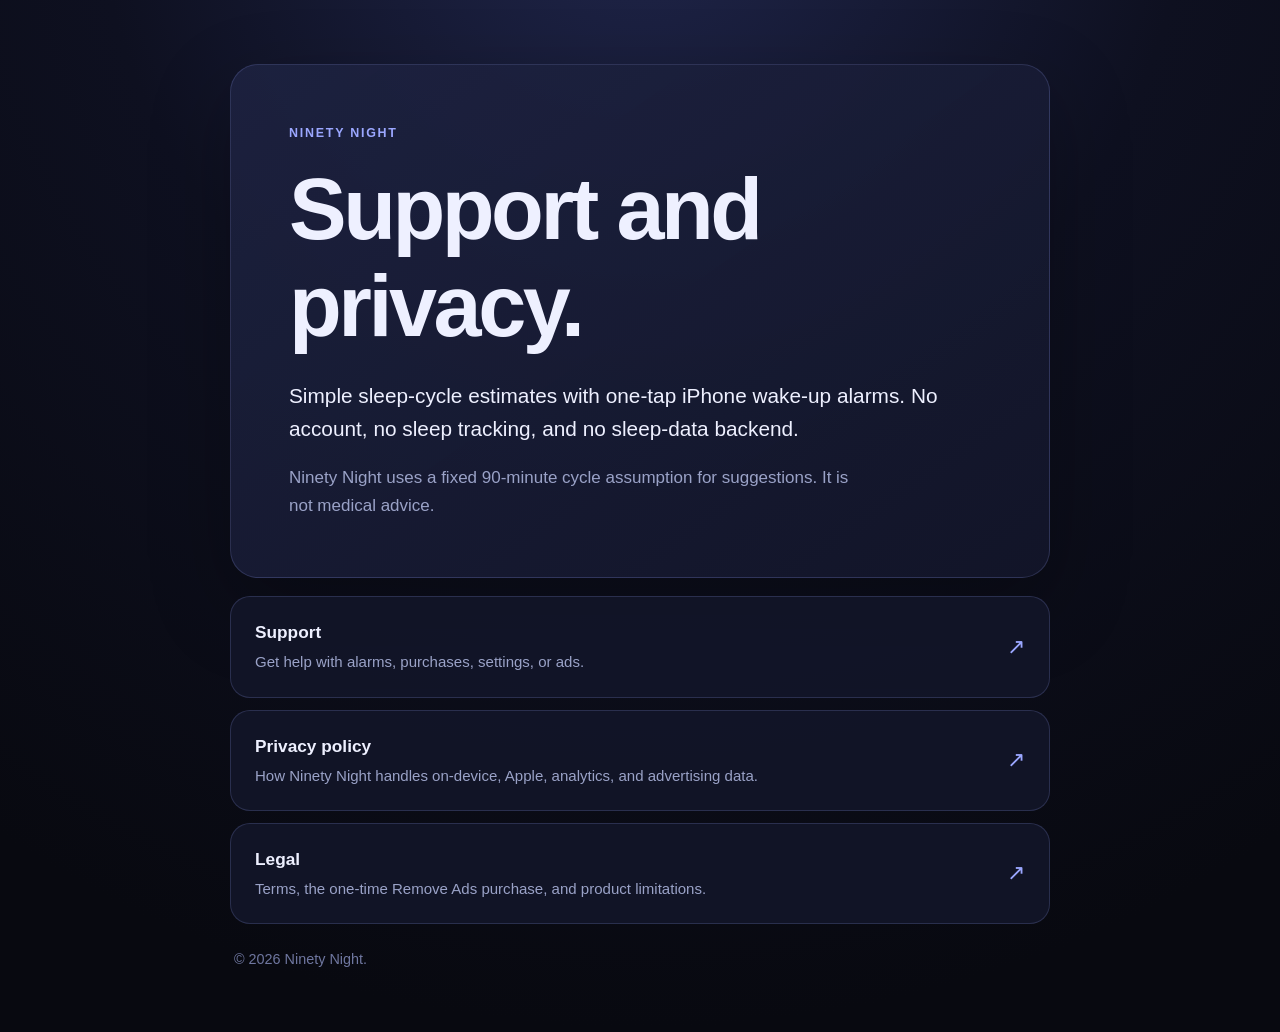
<file: index.html>
<!doctype html>
<html lang="en">
<head>
  <meta charset="utf-8">
  <meta name="viewport" content="width=device-width, initial-scale=1">
  <meta name="theme-color" content="#080910">
  <meta name="description" content="Support, privacy, and legal information for Ninety Night.">
  <title>Ninety Night — Support and privacy</title>
  <link rel="stylesheet" href="styles.css">
</head>
<body>
  <main class="shell">
    <article class="hero">
      <p class="eyebrow">Ninety Night</p>
      <h1>Support and privacy.</h1>
      <p class="lede">Simple sleep-cycle estimates with one-tap iPhone wake-up alarms. No account, no sleep tracking, and no sleep-data backend.</p>
      <p class="muted">Ninety Night uses a fixed 90-minute cycle assumption for suggestions. It is not medical advice.</p>
    </article>

    <nav class="page-links" aria-label="Site links">
      <a class="page-link" href="support/">
        <span class="page-link-copy">
          <strong>Support</strong>
          <span>Get help with alarms, purchases, settings, or ads.</span>
        </span>
        <span class="arrow" aria-hidden="true">↗</span>
      </a>
      <a class="page-link" href="privacy/">
        <span class="page-link-copy">
          <strong>Privacy policy</strong>
          <span>How Ninety Night handles on-device, Apple, analytics, and advertising data.</span>
        </span>
        <span class="arrow" aria-hidden="true">↗</span>
      </a>
      <a class="page-link" href="legal/">
        <span class="page-link-copy">
          <strong>Legal</strong>
          <span>Terms, the one-time Remove Ads purchase, and product limitations.</span>
        </span>
        <span class="arrow" aria-hidden="true">↗</span>
      </a>
    </nav>

    <footer>© 2026 Ninety Night.</footer>
  </main>
</body>
</html>
</file>
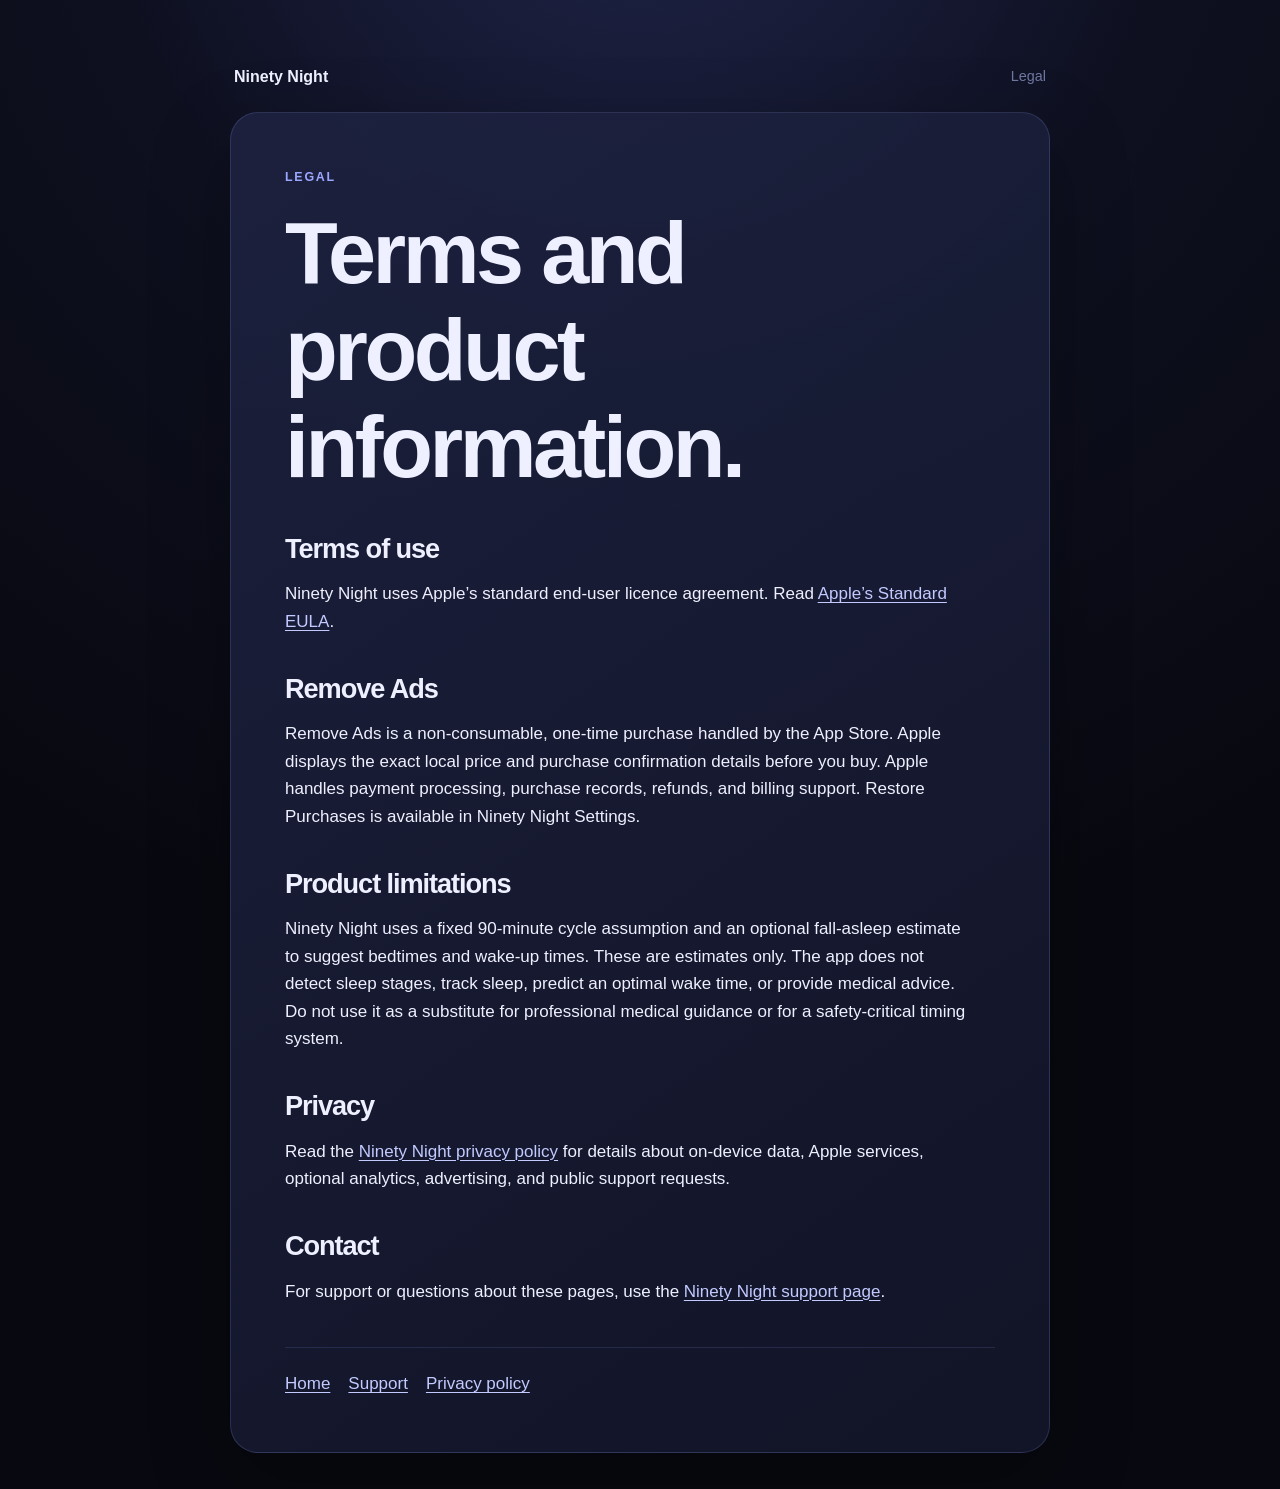
<file: legal/index.html>
<!doctype html>
<html lang="en">
<head>
  <meta charset="utf-8">
  <meta name="viewport" content="width=device-width, initial-scale=1">
  <meta name="theme-color" content="#080910">
  <title>Legal — Ninety Night</title>
  <link rel="stylesheet" href="../styles.css">
</head>
<body>
  <main class="shell">
    <header class="site-header">
      <a class="brand" href="../">Ninety Night</a>
      <span class="current-page">Legal</span>
    </header>

    <article class="prose">
      <p class="eyebrow">Legal</p>
      <h1>Terms and product information.</h1>

      <h2>Terms of use</h2>
      <p>Ninety Night uses Apple’s standard end-user licence agreement. Read <a href="https://www.apple.com/legal/internet-services/itunes/dev/stdeula/">Apple’s Standard EULA</a>.</p>

      <h2>Remove Ads</h2>
      <p>Remove Ads is a non-consumable, one-time purchase handled by the App Store. Apple displays the exact local price and purchase confirmation details before you buy. Apple handles payment processing, purchase records, refunds, and billing support. Restore Purchases is available in Ninety Night Settings.</p>

      <h2>Product limitations</h2>
      <p>Ninety Night uses a fixed 90-minute cycle assumption and an optional fall-asleep estimate to suggest bedtimes and wake-up times. These are estimates only. The app does not detect sleep stages, track sleep, predict an optimal wake time, or provide medical advice. Do not use it as a substitute for professional medical guidance or for a safety-critical timing system.</p>

      <h2>Privacy</h2>
      <p>Read the <a href="../privacy/">Ninety Night privacy policy</a> for details about on-device data, Apple services, optional analytics, advertising, and public support requests.</p>

      <h2>Contact</h2>
      <p>For support or questions about these pages, use the <a href="../support/">Ninety Night support page</a>.</p>

      <nav class="inline-nav" aria-label="Page navigation">
        <a href="../">Home</a>
        <a href="../support/">Support</a>
        <a href="../privacy/">Privacy policy</a>
      </nav>
    </article>
  </main>
</body>
</html>
</file>
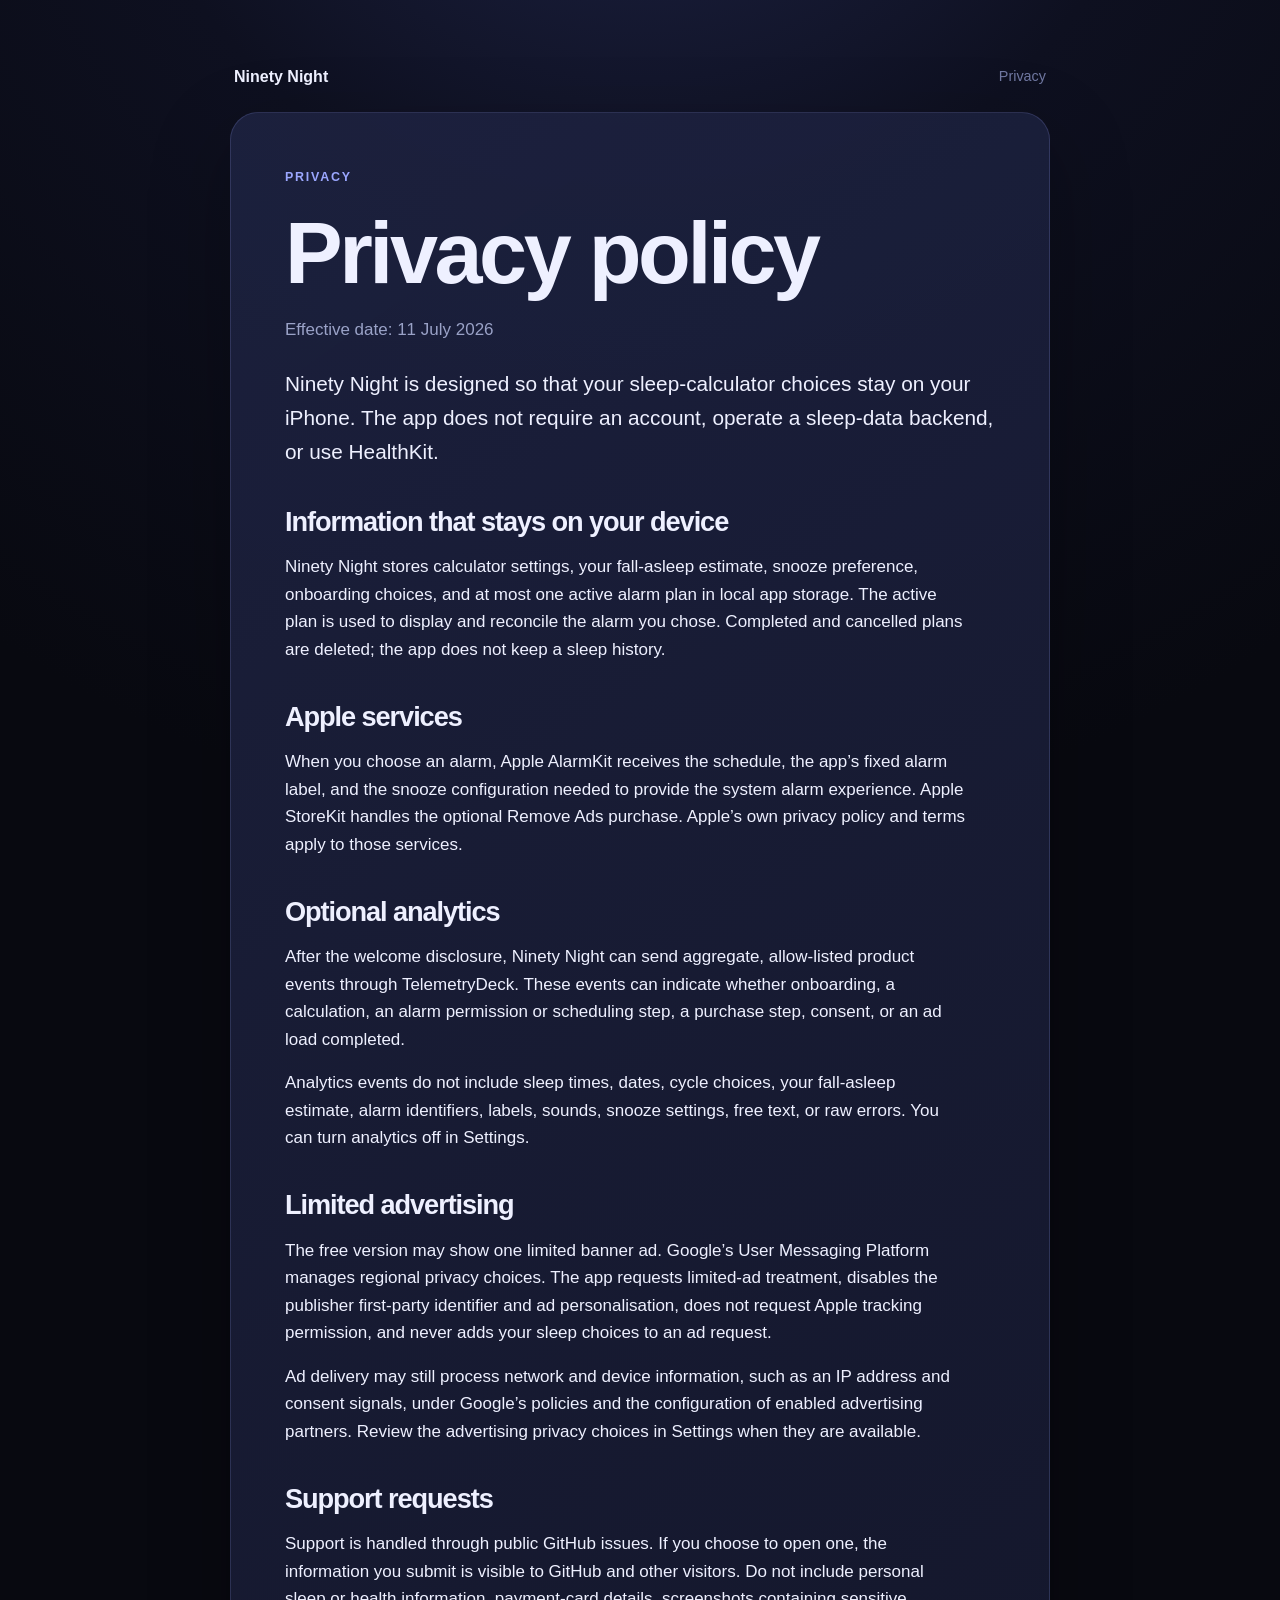
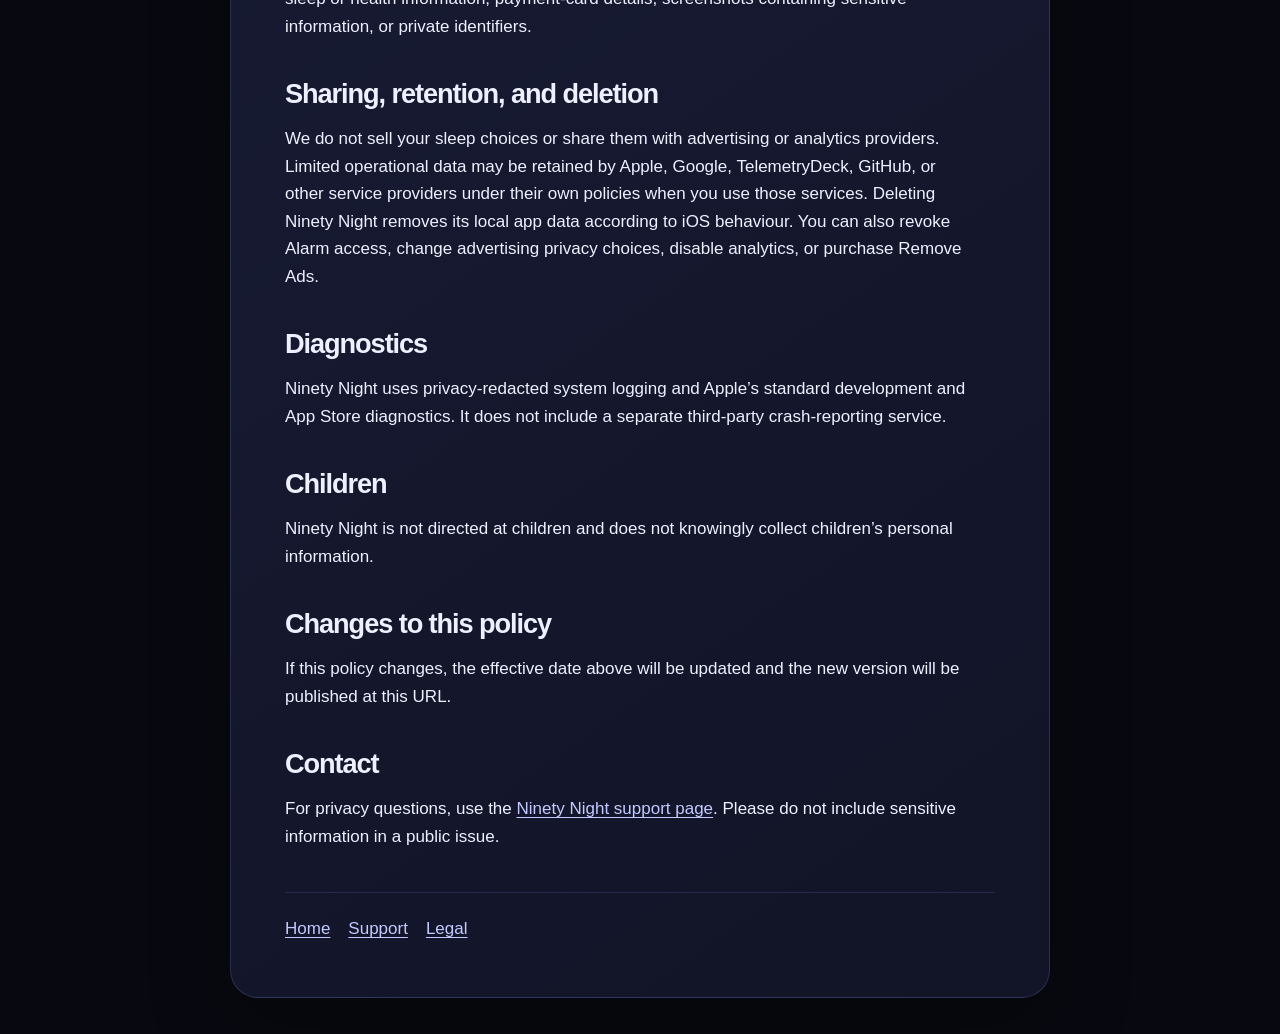
<file: privacy/index.html>
<!doctype html>
<html lang="en">
<head>
  <meta charset="utf-8">
  <meta name="viewport" content="width=device-width, initial-scale=1">
  <meta name="theme-color" content="#080910">
  <title>Privacy policy — Ninety Night</title>
  <link rel="stylesheet" href="../styles.css">
</head>
<body>
  <main class="shell">
    <header class="site-header">
      <a class="brand" href="../">Ninety Night</a>
      <span class="current-page">Privacy</span>
    </header>

    <article class="prose">
      <p class="eyebrow">Privacy</p>
      <h1>Privacy policy</h1>
      <p class="muted">Effective date: 11 July 2026</p>
      <p class="lede">Ninety Night is designed so that your sleep-calculator choices stay on your iPhone. The app does not require an account, operate a sleep-data backend, or use HealthKit.</p>

      <h2>Information that stays on your device</h2>
      <p>Ninety Night stores calculator settings, your fall-asleep estimate, snooze preference, onboarding choices, and at most one active alarm plan in local app storage. The active plan is used to display and reconcile the alarm you chose. Completed and cancelled plans are deleted; the app does not keep a sleep history.</p>

      <h2>Apple services</h2>
      <p>When you choose an alarm, Apple AlarmKit receives the schedule, the app’s fixed alarm label, and the snooze configuration needed to provide the system alarm experience. Apple StoreKit handles the optional Remove Ads purchase. Apple’s own privacy policy and terms apply to those services.</p>

      <h2>Optional analytics</h2>
      <p>After the welcome disclosure, Ninety Night can send aggregate, allow-listed product events through TelemetryDeck. These events can indicate whether onboarding, a calculation, an alarm permission or scheduling step, a purchase step, consent, or an ad load completed.</p>
      <p>Analytics events do not include sleep times, dates, cycle choices, your fall-asleep estimate, alarm identifiers, labels, sounds, snooze settings, free text, or raw errors. You can turn analytics off in Settings.</p>

      <h2>Limited advertising</h2>
      <p>The free version may show one limited banner ad. Google’s User Messaging Platform manages regional privacy choices. The app requests limited-ad treatment, disables the publisher first-party identifier and ad personalisation, does not request Apple tracking permission, and never adds your sleep choices to an ad request.</p>
      <p>Ad delivery may still process network and device information, such as an IP address and consent signals, under Google’s policies and the configuration of enabled advertising partners. Review the advertising privacy choices in Settings when they are available.</p>

      <h2>Support requests</h2>
      <p>Support is handled through public GitHub issues. If you choose to open one, the information you submit is visible to GitHub and other visitors. Do not include personal sleep or health information, payment-card details, screenshots containing sensitive information, or private identifiers.</p>

      <h2>Sharing, retention, and deletion</h2>
      <p>We do not sell your sleep choices or share them with advertising or analytics providers. Limited operational data may be retained by Apple, Google, TelemetryDeck, GitHub, or other service providers under their own policies when you use those services. Deleting Ninety Night removes its local app data according to iOS behaviour. You can also revoke Alarm access, change advertising privacy choices, disable analytics, or purchase Remove Ads.</p>

      <h2>Diagnostics</h2>
      <p>Ninety Night uses privacy-redacted system logging and Apple’s standard development and App Store diagnostics. It does not include a separate third-party crash-reporting service.</p>

      <h2>Children</h2>
      <p>Ninety Night is not directed at children and does not knowingly collect children’s personal information.</p>

      <h2>Changes to this policy</h2>
      <p>If this policy changes, the effective date above will be updated and the new version will be published at this URL.</p>

      <h2>Contact</h2>
      <p>For privacy questions, use the <a href="../support/">Ninety Night support page</a>. Please do not include sensitive information in a public issue.</p>

      <nav class="inline-nav" aria-label="Page navigation">
        <a href="../">Home</a>
        <a href="../support/">Support</a>
        <a href="../legal/">Legal</a>
      </nav>
    </article>
  </main>
</body>
</html>
</file>
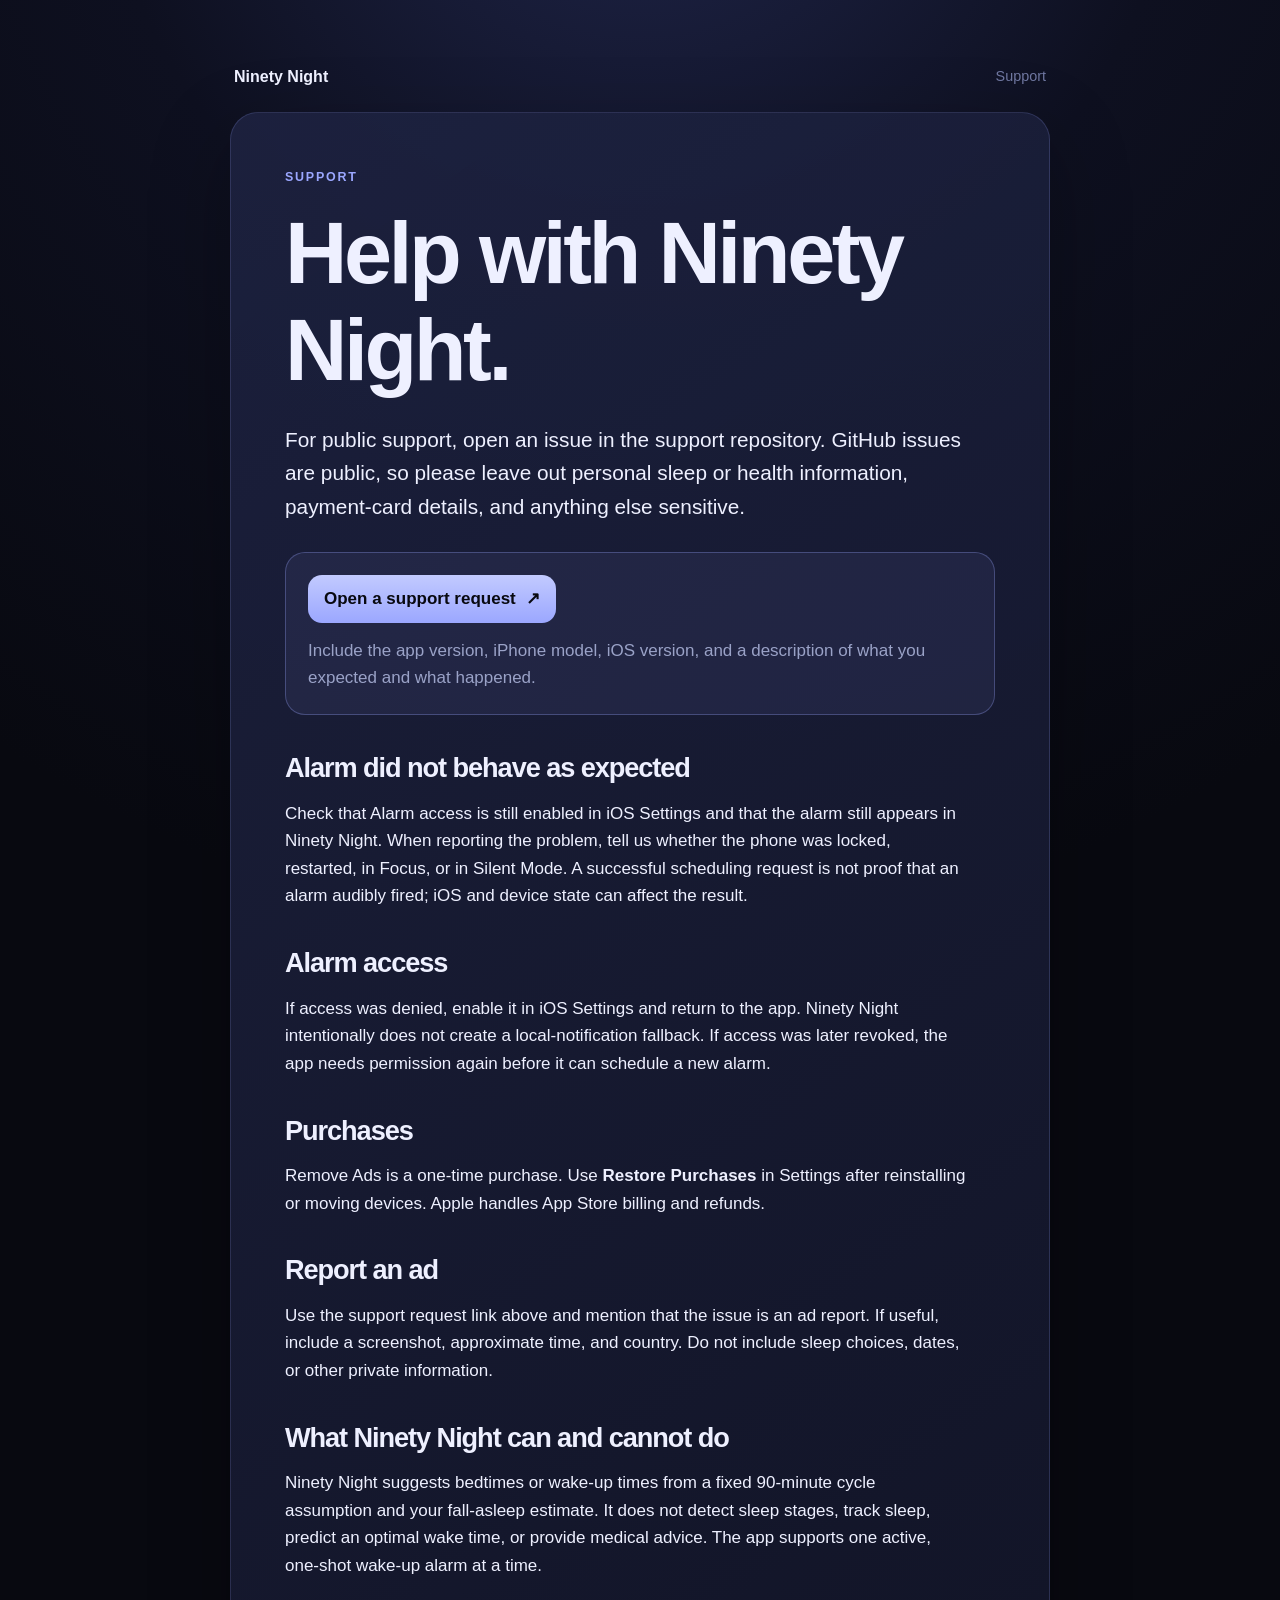
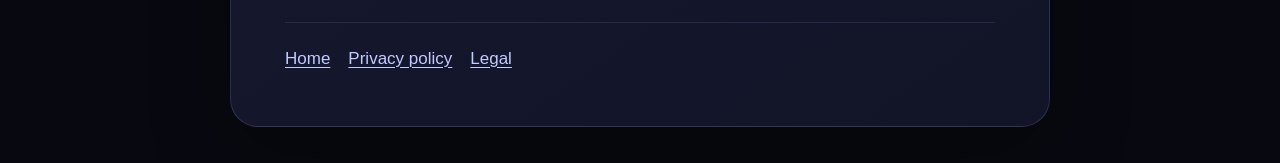
<file: support/index.html>
<!doctype html>
<html lang="en">
<head>
  <meta charset="utf-8">
  <meta name="viewport" content="width=device-width, initial-scale=1">
  <meta name="theme-color" content="#080910">
  <title>Support — Ninety Night</title>
  <link rel="stylesheet" href="../styles.css">
</head>
<body>
  <main class="shell">
    <header class="site-header">
      <a class="brand" href="../">Ninety Night</a>
      <span class="current-page">Support</span>
    </header>

    <article class="prose">
      <p class="eyebrow">Support</p>
      <h1>Help with Ninety Night.</h1>
      <p class="lede">For public support, open an issue in the support repository. GitHub issues are public, so please leave out personal sleep or health information, payment-card details, and anything else sensitive.</p>

      <div class="callout">
        <a class="button" href="https://github.com/OddlyMethodical/ninety-night-support/issues/new">Open a support request <span aria-hidden="true">↗</span></a>
        <p class="muted">Include the app version, iPhone model, iOS version, and a description of what you expected and what happened.</p>
      </div>

      <h2>Alarm did not behave as expected</h2>
      <p>Check that Alarm access is still enabled in iOS Settings and that the alarm still appears in Ninety Night. When reporting the problem, tell us whether the phone was locked, restarted, in Focus, or in Silent Mode. A successful scheduling request is not proof that an alarm audibly fired; iOS and device state can affect the result.</p>

      <h2>Alarm access</h2>
      <p>If access was denied, enable it in iOS Settings and return to the app. Ninety Night intentionally does not create a local-notification fallback. If access was later revoked, the app needs permission again before it can schedule a new alarm.</p>

      <h2>Purchases</h2>
      <p>Remove Ads is a one-time purchase. Use <strong>Restore Purchases</strong> in Settings after reinstalling or moving devices. Apple handles App Store billing and refunds.</p>

      <h2 id="report-an-ad">Report an ad</h2>
      <p>Use the support request link above and mention that the issue is an ad report. If useful, include a screenshot, approximate time, and country. Do not include sleep choices, dates, or other private information.</p>

      <h2>What Ninety Night can and cannot do</h2>
      <p>Ninety Night suggests bedtimes or wake-up times from a fixed 90-minute cycle assumption and your fall-asleep estimate. It does not detect sleep stages, track sleep, predict an optimal wake time, or provide medical advice. The app supports one active, one-shot wake-up alarm at a time.</p>

      <nav class="inline-nav" aria-label="Page navigation">
        <a href="../">Home</a>
        <a href="../privacy/">Privacy policy</a>
        <a href="../legal/">Legal</a>
      </nav>
    </article>
  </main>
</body>
</html>
</file>
<file: styles.css>
:root {
  color-scheme: dark;
  --background: #080910;
  --background-soft: #0e1020;
  --surface: rgba(19, 22, 42, 0.88);
  --surface-hover: rgba(29, 34, 62, 0.95);
  --text: #eef0ff;
  --muted: #9aa2c7;
  --subtle: #6f77a0;
  --border: rgba(153, 166, 255, 0.18);
  --accent: #9ba7ff;
  --accent-strong: #c2caff;
  --focus: #dbe0ff;
}

* { box-sizing: border-box; }

html { background: var(--background); }

body {
  margin: 0;
  min-width: 320px;
  background:
    radial-gradient(circle at 50% -12%, #20264c 0, var(--background-soft) 34rem, var(--background) 72rem),
    var(--background);
  color: var(--text);
  font: 17px/1.62 -apple-system, BlinkMacSystemFont, "Segoe UI", sans-serif;
}

a {
  color: var(--accent-strong);
  text-decoration-thickness: 0.08em;
  text-underline-offset: 0.18em;
}

a:hover { color: #ffffff; }

a:focus-visible {
  outline: 3px solid var(--focus);
  outline-offset: 4px;
  border-radius: 4px;
}

.shell {
  width: min(820px, calc(100% - 40px));
  margin: 0 auto;
  padding: 64px 0 36px;
}

.hero,
.prose {
  border: 1px solid var(--border);
  border-radius: 28px;
  background: linear-gradient(145deg, rgba(30, 35, 66, 0.86), var(--surface));
  box-shadow: 0 28px 80px rgba(0, 0, 0, 0.28);
}

.hero { padding: clamp(28px, 7vw, 58px); }

.prose { padding: clamp(26px, 6vw, 54px); }

.eyebrow {
  margin: 0 0 18px;
  color: var(--accent);
  font-size: 0.78rem;
  font-weight: 800;
  letter-spacing: 0.14em;
  text-transform: uppercase;
}

h1,
h2 {
  line-height: 1.12;
  letter-spacing: -0.04em;
}

h1 {
  max-width: 12ch;
  margin: 0;
  font-size: clamp(2.6rem, 9vw, 5.4rem);
}

h2 {
  margin: 2.4rem 0 0.7rem;
  font-size: clamp(1.35rem, 3vw, 1.7rem);
}

p { margin: 1rem 0 0; }

.lede {
  max-width: 60ch;
  margin-top: 24px;
  color: var(--text);
  font-size: clamp(1.08rem, 2.6vw, 1.3rem);
}

.muted { color: var(--muted); }

.hero > .muted { max-width: 62ch; margin-top: 18px; }

.site-header {
  display: flex;
  align-items: center;
  justify-content: space-between;
  gap: 20px;
  margin: 0 4px 22px;
}

.brand {
  color: var(--text);
  font-size: 1rem;
  font-weight: 800;
  text-decoration: none;
}

.current-page {
  color: var(--subtle);
  font-size: 0.9rem;
}

.page-links {
  display: grid;
  gap: 12px;
  margin-top: 18px;
}

.page-link {
  display: flex;
  align-items: center;
  justify-content: space-between;
  gap: 24px;
  padding: 22px 24px;
  border: 1px solid var(--border);
  border-radius: 20px;
  background: var(--surface);
  color: var(--text);
  text-decoration: none;
  transition: background 160ms ease, border-color 160ms ease, transform 160ms ease;
}

.page-link:hover {
  transform: translateY(-2px);
  border-color: rgba(194, 202, 255, 0.42);
  background: var(--surface-hover);
  color: var(--text);
}

.page-link-copy {
  display: grid;
  gap: 3px;
}

.page-link strong { font-size: 1.08rem; }

.page-link-copy span {
  color: var(--muted);
  font-size: 0.94rem;
}

.arrow {
  flex: 0 0 auto;
  color: var(--accent);
  font-size: 1.4rem;
}

.callout {
  margin: 28px 0 8px;
  padding: 22px;
  border: 1px solid rgba(155, 167, 255, 0.3);
  border-radius: 20px;
  background: rgba(155, 167, 255, 0.08);
}

.button {
  display: inline-flex;
  align-items: center;
  gap: 10px;
  min-height: 48px;
  padding: 10px 16px;
  border-radius: 14px;
  background: linear-gradient(180deg, var(--accent-strong), var(--accent));
  color: #080910;
  font-weight: 800;
  text-decoration: none;
}

.button:hover { color: #080910; filter: brightness(1.08); }

.prose > p,
.prose > h2 { max-width: 72ch; }

.prose h1 { max-width: 18ch; }

.prose .muted { margin-top: 14px; }

.inline-nav {
  display: flex;
  flex-wrap: wrap;
  gap: 18px;
  margin-top: 42px;
  padding-top: 22px;
  border-top: 1px solid rgba(153, 166, 255, 0.14);
}

footer {
  padding: 24px 4px;
  color: var(--subtle);
  font-size: 0.9rem;
}

@media (max-width: 560px) {
  .shell { width: min(100% - 28px, 820px); padding-top: 28px; }
  .hero, .prose { border-radius: 22px; }
  .page-link { padding: 18px; }
}

@media (prefers-reduced-motion: reduce) {
  .page-link { transition: none; }
}
</file>
